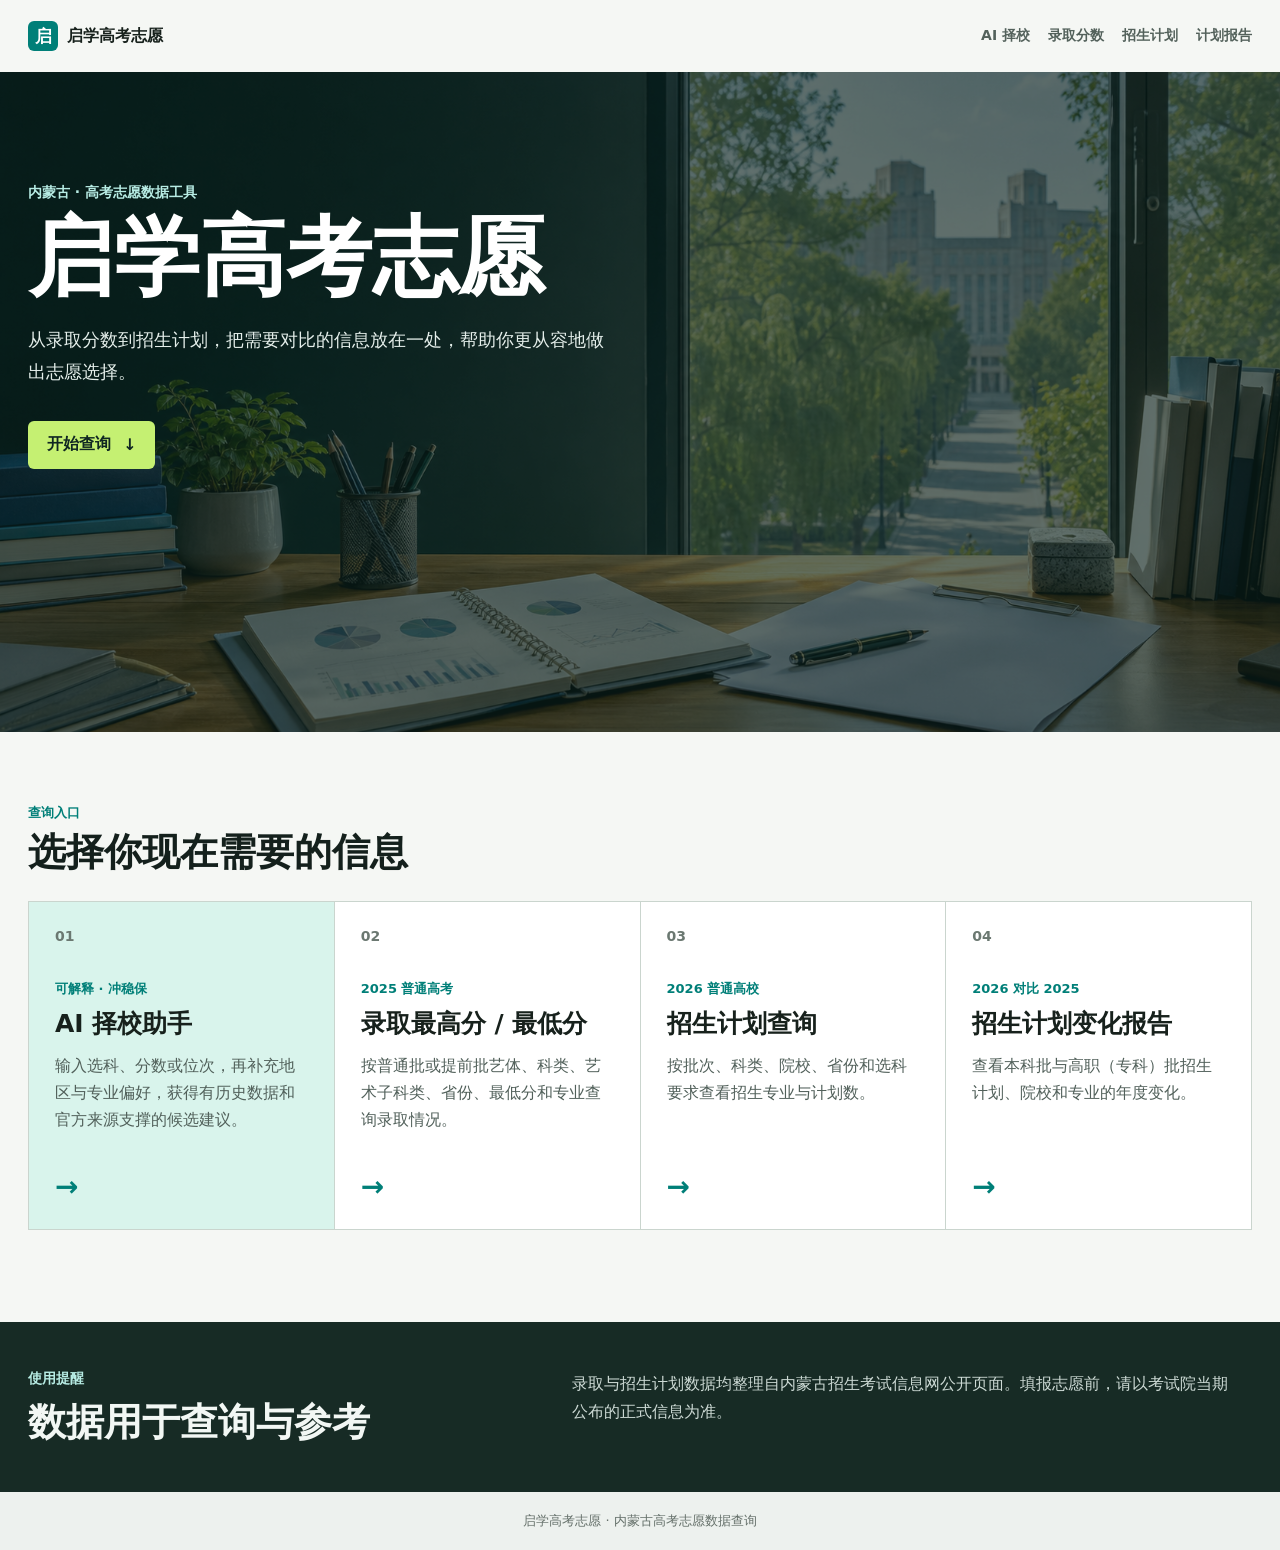
<file: index.html>
<!doctype html>
<html lang="zh-CN">
  <head>
    <meta charset="utf-8">
    <meta name="viewport" content="width=device-width, initial-scale=1">
    <link rel="icon" type="image/jpeg" href="assets/qixue-favicon.jpg">
    <link rel="apple-touch-icon" href="assets/qixue-favicon.jpg">
    <meta name="description" content="启学高考志愿：内蒙古高考志愿数据查询与招生计划参考工具。">
    <title>启学高考志愿</title>
    <link rel="stylesheet" href="assets/styles.css">
  </head>
  <body class="home-page">
    <header class="home-nav">
      <a class="brand" href="index.html" aria-label="启学高考志愿首页">
        <span class="brand-mark">启</span>
        <span>启学高考志愿</span>
      </a>
      <nav aria-label="主导航">
        <a href="agent.html">AI 择校</a>
        <a href="admission-scores-2025.html">录取分数</a>
        <a href="plans-2026.html">招生计划</a>
        <a href="plan-comparison-report.html">计划报告</a>
      </nav>
    </header>

    <main>
      <section class="home-hero" aria-labelledby="hero-title">
        <img src="assets/qixue-hero.png" alt="书桌与校园景观">
        <div class="home-hero-overlay"></div>
        <div class="home-hero-content">
          <p class="home-kicker">内蒙古 · 高考志愿数据工具</p>
          <h1 id="hero-title">启学高考志愿</h1>
          <p class="home-lead">从录取分数到招生计划，把需要对比的信息放在一处，帮助你更从容地做出志愿选择。</p>
          <a class="hero-action" href="#tools">开始查询 <span aria-hidden="true">↓</span></a>
        </div>
      </section>

      <section id="tools" class="tool-section" aria-labelledby="tool-title">
        <div class="section-heading">
          <p>查询入口</p>
          <h2 id="tool-title">选择你现在需要的信息</h2>
        </div>
        <div class="tool-grid">
          <a class="tool-card tool-card-primary" href="agent.html">
            <span class="tool-index">01</span>
            <div>
              <p class="tool-meta">可解释 · 冲稳保</p>
              <h3>AI 择校助手</h3>
              <p>输入选科、分数或位次，再补充地区与专业偏好，获得有历史数据和官方来源支撑的候选建议。</p>
            </div>
            <span class="tool-arrow" aria-hidden="true">→</span>
          </a>
          <a class="tool-card" href="admission-scores-2025.html">
            <span class="tool-index">02</span>
            <div>
              <p class="tool-meta">2025 普通高考</p>
              <h3>录取最高分 / 最低分</h3>
              <p>按普通批或提前批艺体、科类、艺术子科类、省份、最低分和专业查询录取情况。</p>
            </div>
            <span class="tool-arrow" aria-hidden="true">→</span>
          </a>
          <a class="tool-card" href="plans-2026.html">
            <span class="tool-index">03</span>
            <div>
              <p class="tool-meta">2026 普通高校</p>
              <h3>招生计划查询</h3>
              <p>按批次、科类、院校、省份和选科要求查看招生专业与计划数。</p>
            </div>
            <span class="tool-arrow" aria-hidden="true">→</span>
          </a>
          <a class="tool-card" href="plan-comparison-report.html">
            <span class="tool-index">04</span>
            <div>
              <p class="tool-meta">2026 对比 2025</p>
              <h3>招生计划变化报告</h3>
              <p>查看本科批与高职（专科）批招生计划、院校和专业的年度变化。</p>
            </div>
            <span class="tool-arrow" aria-hidden="true">→</span>
          </a>
        </div>
      </section>

      <section class="home-note">
        <div>
          <p class="home-kicker">使用提醒</p>
          <h2>数据用于查询与参考</h2>
        </div>
        <p>录取与招生计划数据均整理自内蒙古招生考试信息网公开页面。填报志愿前，请以考试院当期公布的正式信息为准。</p>
      </section>
    </main>

    <footer class="site-footer">启学高考志愿 · 内蒙古高考志愿数据查询</footer>
  </body>
</html>
</file>
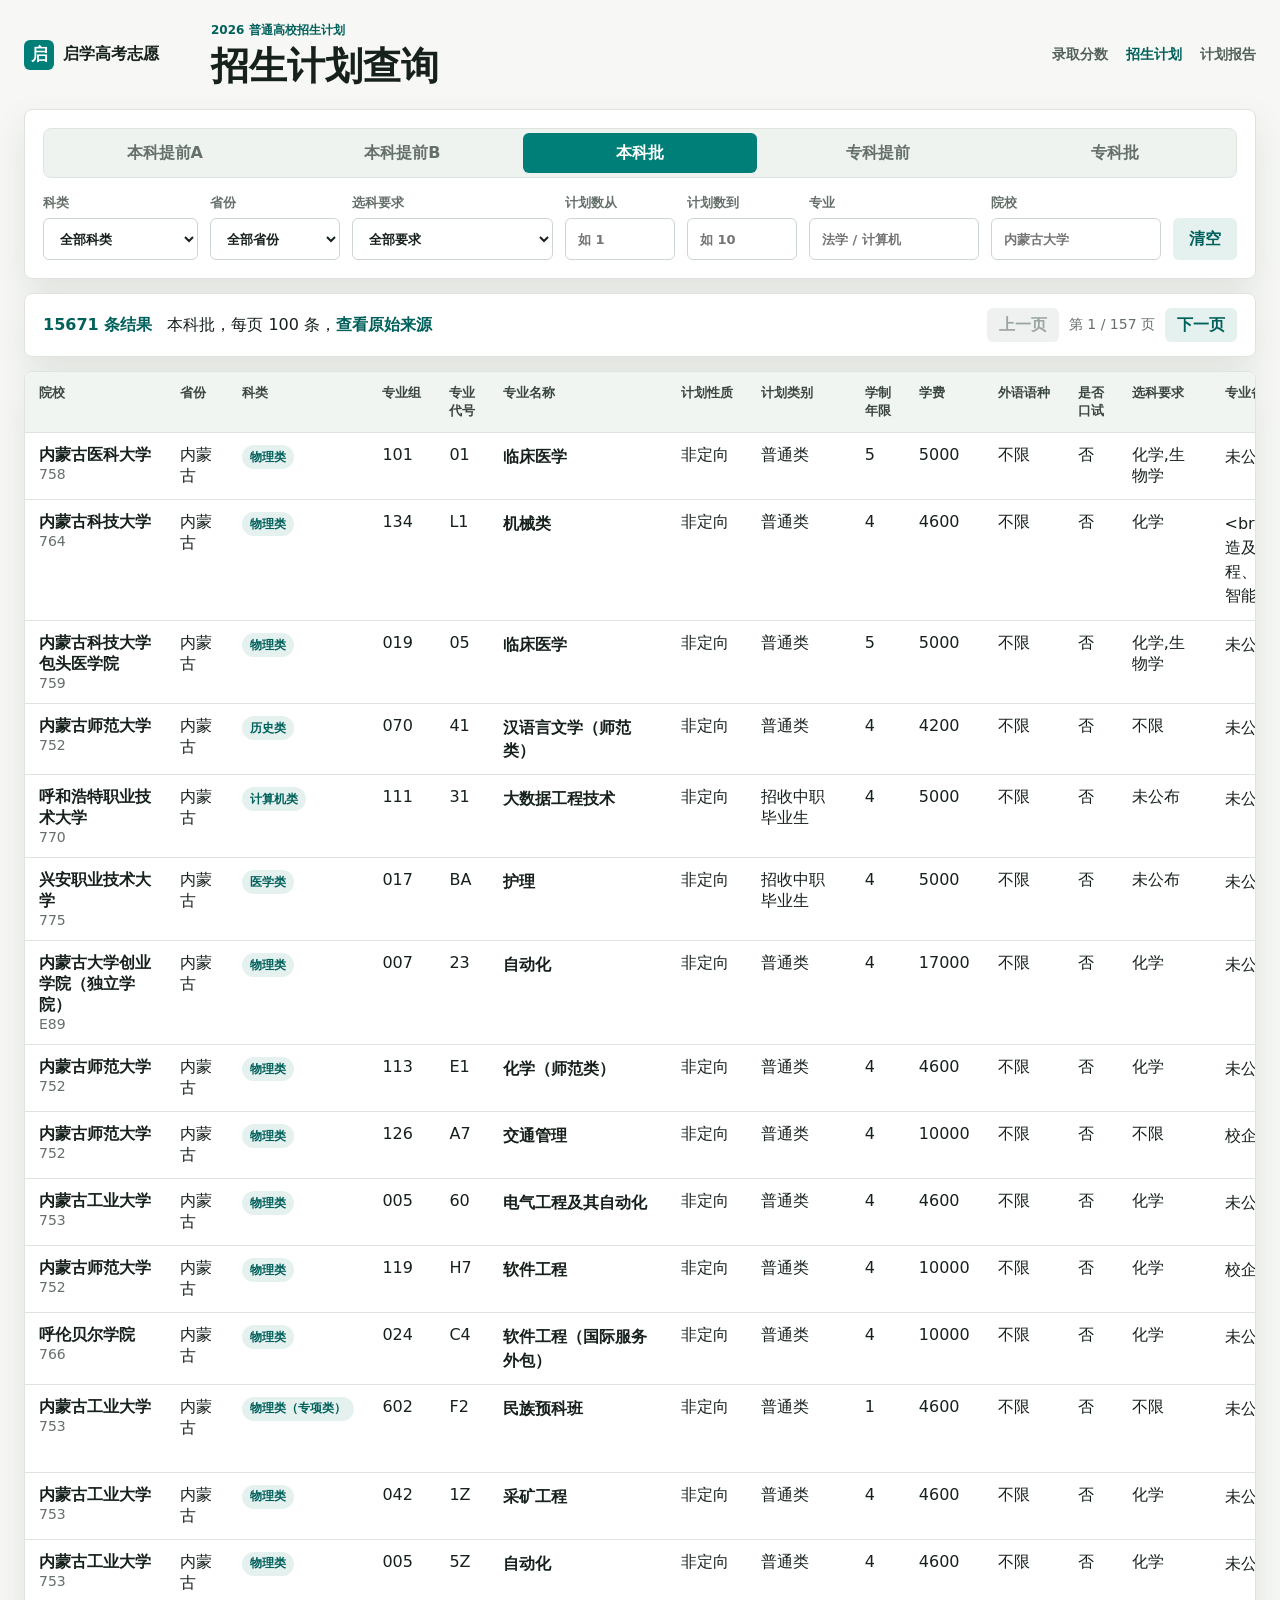
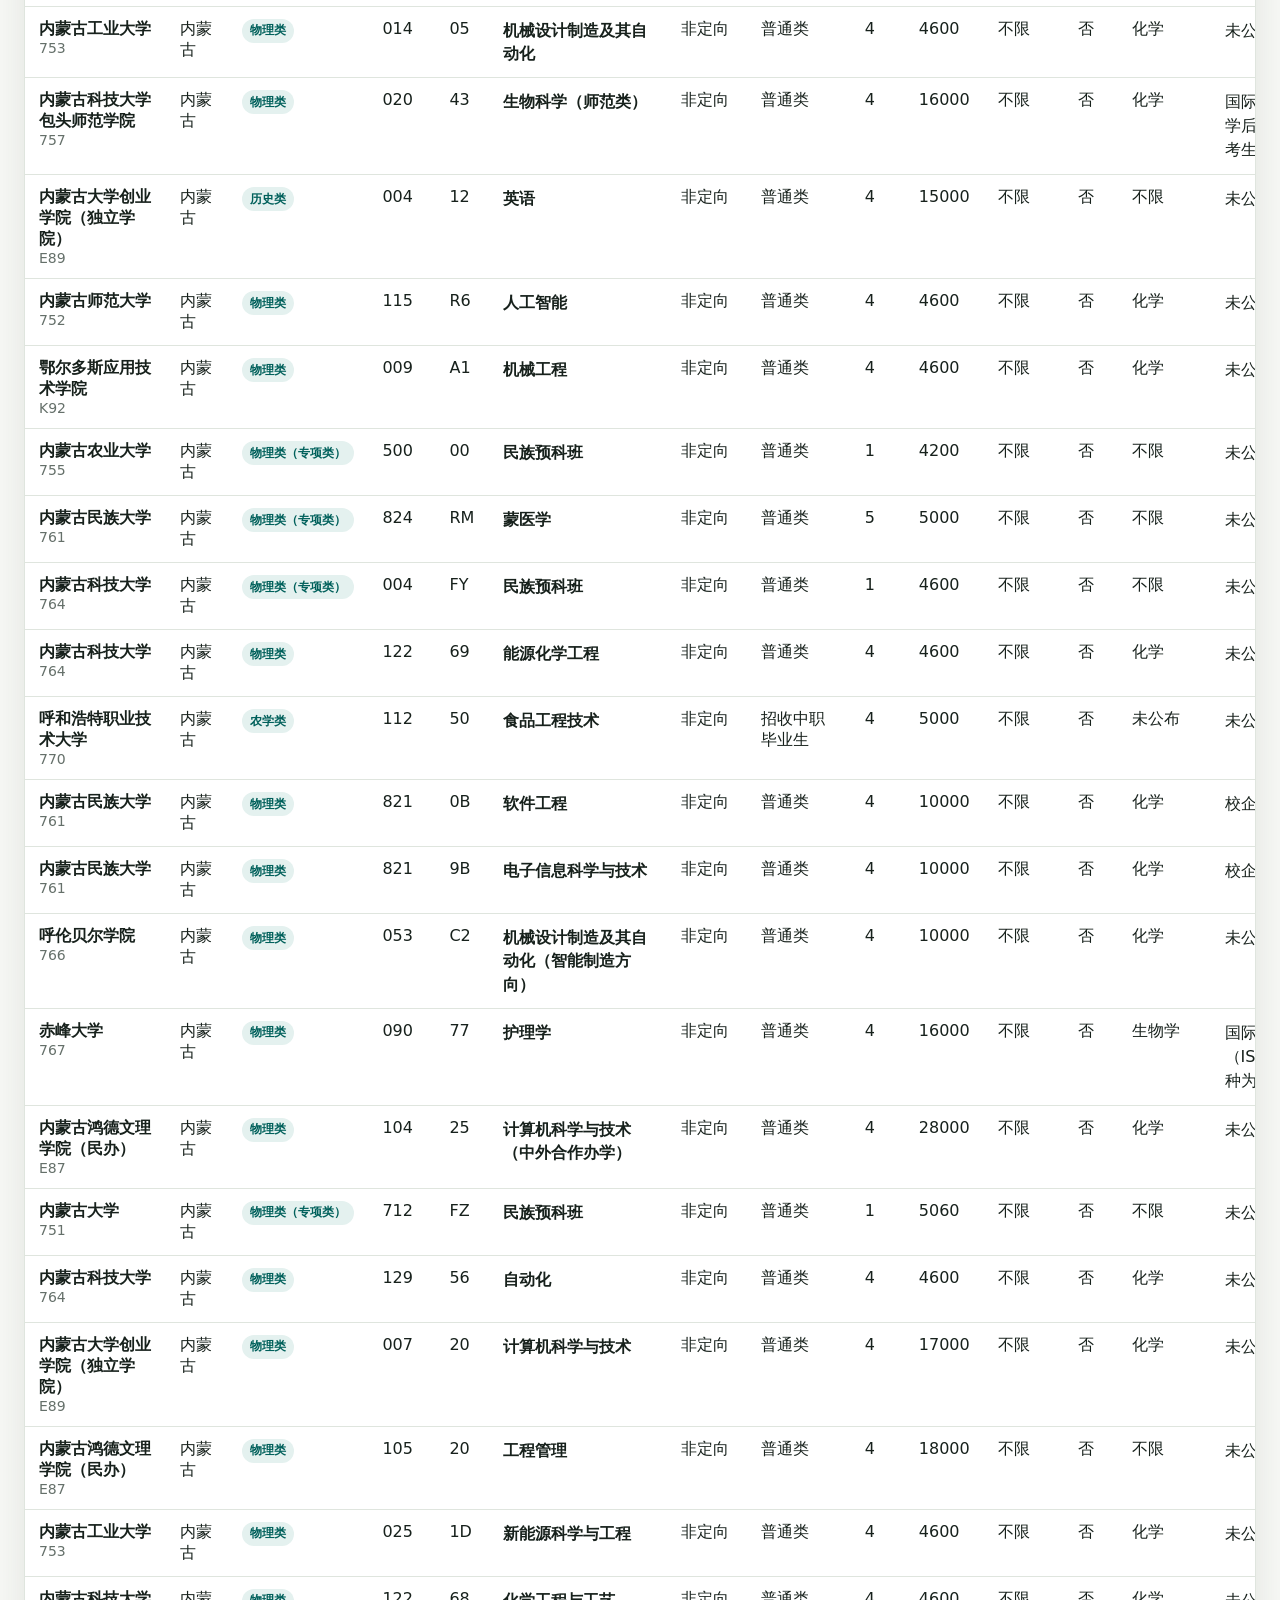
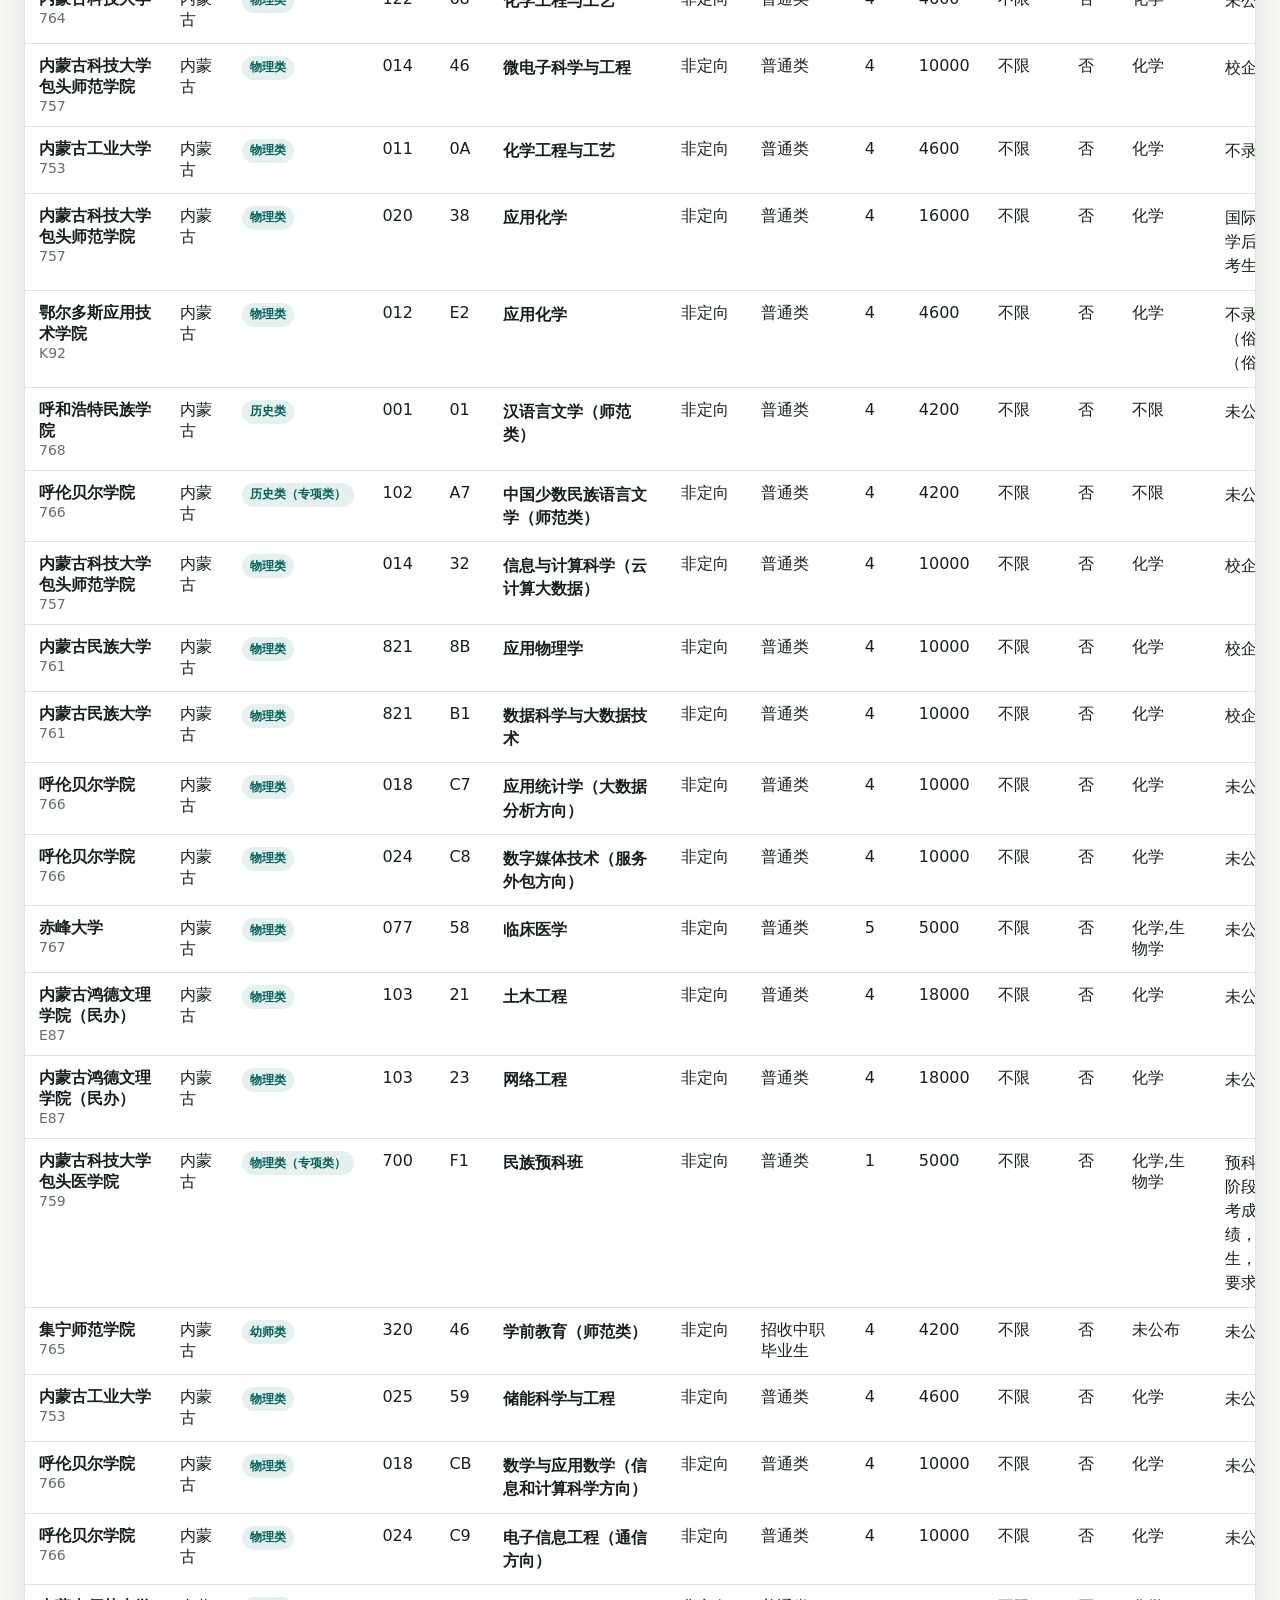
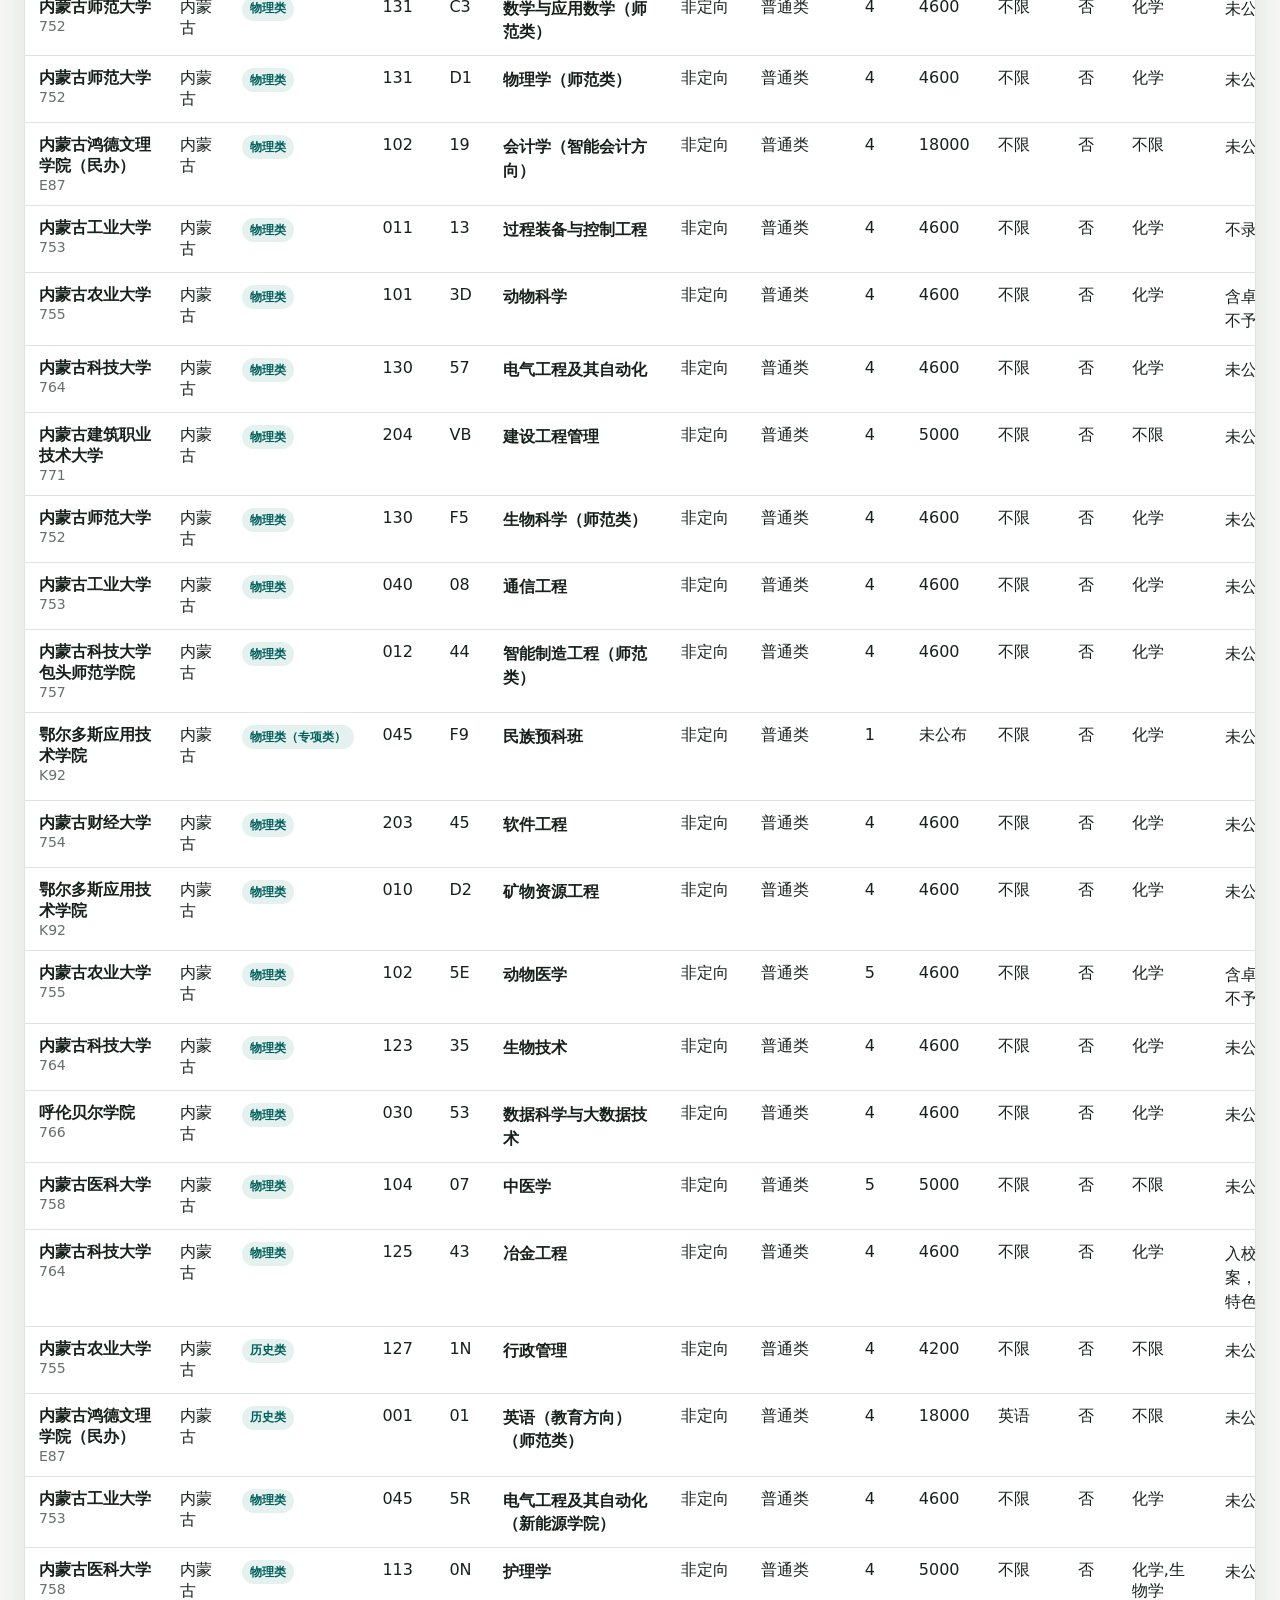
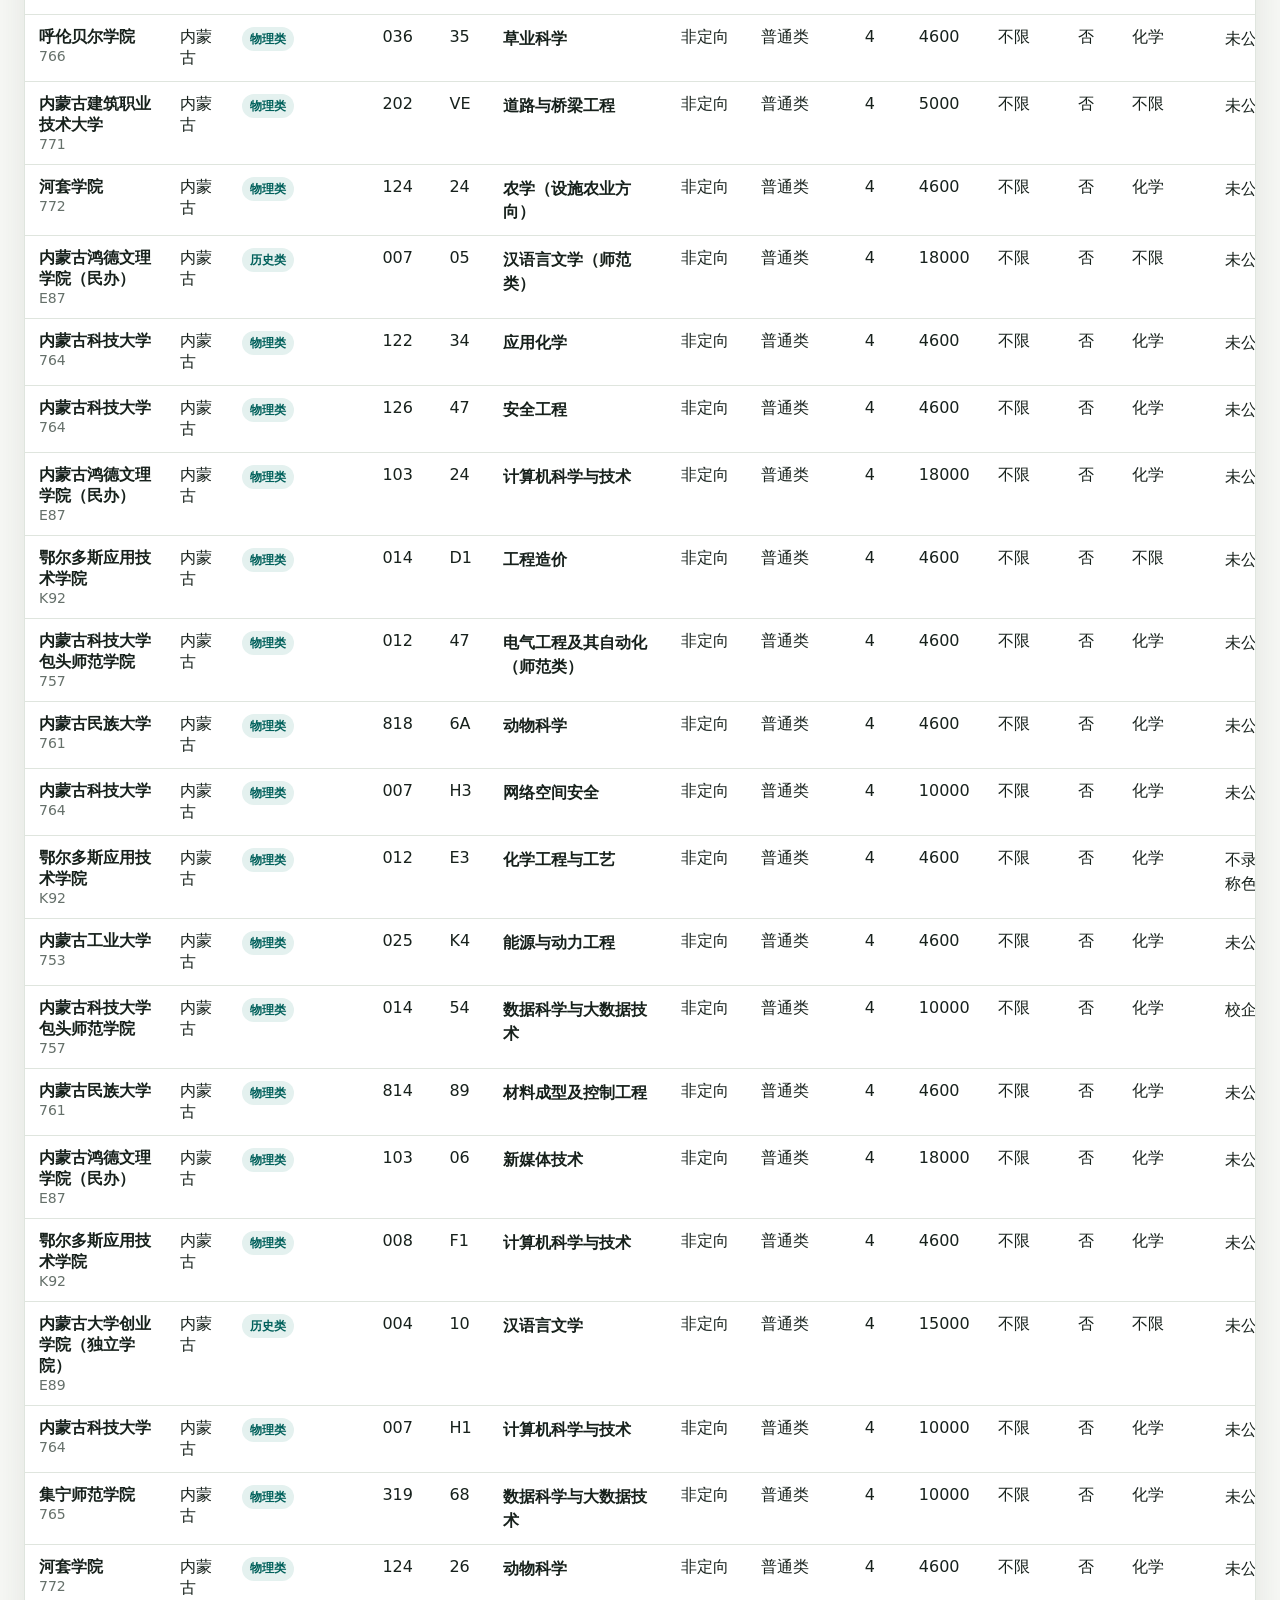
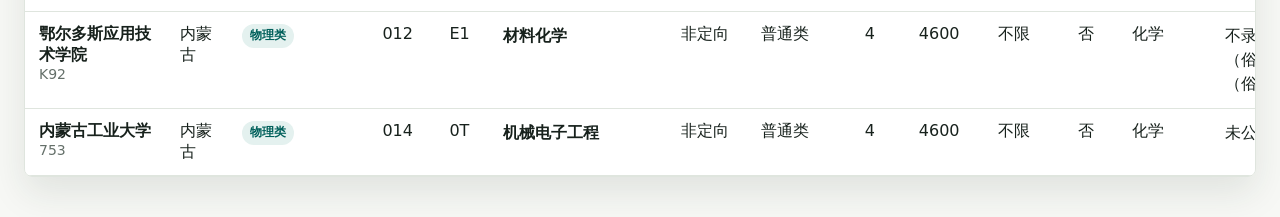
<file: plans-2026.html>
<!doctype html>
<html lang="zh-CN">
  <head>
    <meta charset="utf-8">
    <meta name="viewport" content="width=device-width, initial-scale=1">
    <link rel="icon" type="image/jpeg" href="assets/qixue-favicon.jpg">
    <link rel="apple-touch-icon" href="assets/qixue-favicon.jpg">
    <title>2026 内蒙古高考招生计划查询</title>
    <link rel="stylesheet" href="assets/styles.css">
  </head>
  <body>
    <header class="app-header app-header-with-nav">
      <a class="brand" href="index.html" aria-label="返回启学高考志愿首页"><span class="brand-mark">启</span><span>启学高考志愿</span></a>
      <div class="app-heading">
        <p class="eyebrow">2026 普通高校招生计划</p>
        <h1>招生计划查询</h1>
      </div>
      <nav class="page-nav" aria-label="页面导航">
        <a href="admission-scores-2025.html">录取分数</a>
        <a class="active" href="plans-2026.html">招生计划</a>
        <a href="plan-comparison-report.html">计划报告</a>
      </nav>
    </header>

    <main class="layout">
      <section class="toolbar" aria-label="查询条件">
        <div class="batch-switch plan-batch-switch" role="tablist" aria-label="批次">
          <button class="batch-button" type="button" data-batch="earlyA" role="tab" aria-selected="false">本科提前A</button>
          <button class="batch-button" type="button" data-batch="earlyB" role="tab" aria-selected="false">本科提前B</button>
          <button class="batch-button active" type="button" data-batch="undergraduate" role="tab" aria-selected="true">本科批</button>
          <button class="batch-button" type="button" data-batch="vocationalEarly" role="tab" aria-selected="false">专科提前</button>
          <button class="batch-button" type="button" data-batch="vocational" role="tab" aria-selected="false">专科批</button>
        </div>

        <div class="filters plan-filters">
          <label>
            <span>科类</span>
            <select id="categoryFilter">
              <option value="">全部科类</option>
            </select>
          </label>
          <label>
            <span>省份</span>
            <select id="provinceFilter">
              <option value="">全部省份</option>
            </select>
          </label>
          <label>
            <span>选科要求</span>
            <select id="requirementFilter">
              <option value="">全部要求</option>
            </select>
          </label>
          <label>
            <span>计划数从</span>
            <input id="minPlan" type="number" inputmode="numeric" min="0" placeholder="如 1">
          </label>
          <label>
            <span>计划数到</span>
            <input id="maxPlan" type="number" inputmode="numeric" min="0" placeholder="如 10">
          </label>
          <label>
            <span>专业</span>
            <input id="majorQuery" type="search" placeholder="法学 / 计算机">
          </label>
          <label>
            <span>院校</span>
            <input id="schoolQuery" type="search" placeholder="内蒙古大学">
          </label>
          <button id="resetFilters" class="secondary-button" type="button">清空</button>
        </div>
      </section>

      <section class="summary" aria-live="polite">
        <div>
          <strong id="resultCount">加载中...</strong>
          <span id="filterSummary">正在读取本地招生计划数据</span>
        </div>
        <div class="pager" aria-label="结果分页">
          <button id="prevPage" class="pager-button" type="button">上一页</button>
          <span id="pageInfo" class="muted">第 1 页</span>
          <button id="nextPage" class="pager-button" type="button">下一页</button>
        </div>
      </section>

      <section class="table-shell" aria-label="招生计划结果">
        <table class="wide-table">
          <thead>
            <tr>
              <th><button type="button" data-sort="yxmc">院校</button></th>
              <th><button type="button" data-sort="province">省份</button></th>
              <th><button type="button" data-sort="klmc">科类</button></th>
              <th><button type="button" data-sort="jhzyzdm">专业组</button></th>
              <th><button type="button" data-sort="zydh">专业<br>代号</button></th>
              <th><button type="button" data-sort="zymc">专业名称</button></th>
              <th><button type="button" data-sort="jhxzmc">计划性质</button></th>
              <th><button type="button" data-sort="jhlbmc">计划类别</button></th>
              <th><button type="button" data-sort="xznx">学制<br>年限</button></th>
              <th><button type="button" data-sort="xf">学费</button></th>
              <th><button type="button" data-sort="wyyzmc">外语语种</button></th>
              <th><button type="button" data-sort="kycs">是否<br>口试</button></th>
              <th><button type="button" data-sort="kskmyqzw">选科要求</button></th>
              <th><button type="button" data-sort="bz">专业备注</button></th>
              <th><button type="button" data-sort="bxdd">办学地点</button></th>
              <th><button type="button" data-sort="syjh">招生<br>计划数</button></th>
            </tr>
          </thead>
          <tbody id="resultsBody">
            <tr>
              <td colspan="16" class="empty">正在加载数据...</td>
            </tr>
          </tbody>
        </table>
      </section>
    </main>

    <script src="assets/plans-2026.js"></script>
  </body>
</html>
</file>
<file: assets/styles.css>
:root {
  --bg: #f7f8f5;
  --panel: #ffffff;
  --ink: #17211c;
  --muted: #65706a;
  --line: #dfe5de;
  --teal: #007f78;
  --teal-dark: #00605b;
  --amber: #b35f00;
  --rose: #b44457;
  --shadow: 0 16px 36px rgba(31, 47, 39, 0.1);
}

* {
  box-sizing: border-box;
}

body {
  margin: 0;
  color: var(--ink);
  background: var(--bg);
  font-family: "Microsoft YaHei", "PingFang SC", "Noto Sans CJK SC", system-ui, sans-serif;
}

button,
input,
select {
  font: inherit;
}

.app-header {
  display: flex;
  align-items: flex-end;
  justify-content: space-between;
  gap: 24px;
  max-width: 1360px;
  margin: 0 auto;
  padding: 32px 24px 20px;
}

.eyebrow {
  margin: 0 0 8px;
  color: var(--teal-dark);
  font-size: 14px;
  font-weight: 700;
}

h1 {
  margin: 0;
  font-size: clamp(26px, 3vw, 40px);
  line-height: 1.12;
  letter-spacing: 0;
}

.source-note,
.muted {
  color: var(--muted);
  font-size: 14px;
}

.site-nav {
  display: grid;
  justify-items: end;
  gap: 8px;
  text-align: right;
}

.nav-link,
.source-note a,
.summary a {
  color: var(--teal-dark);
  font-weight: 800;
  text-decoration: none;
}

.nav-link:hover,
.source-note a:hover,
.summary a:hover {
  text-decoration: underline;
}

.layout {
  max-width: 1360px;
  margin: 0 auto 40px;
  padding: 0 24px;
}

.toolbar,
.summary,
.table-shell {
  background: var(--panel);
  border: 1px solid var(--line);
  border-radius: 8px;
  box-shadow: var(--shadow);
}

.toolbar {
  padding: 18px;
}

.batch-switch,
.subject-switch {
  display: inline-grid;
  gap: 4px;
  min-width: 240px;
  padding: 4px;
  border: 1px solid var(--line);
  border-radius: 8px;
  background: #eef3ef;
}

.batch-switch {
  grid-template-columns: 1fr 1.25fr;
  margin-right: 10px;
}

.admission-batch-switch {
  grid-template-columns: repeat(4, minmax(120px, 1fr));
}

.plan-batch-switch {
  display: grid;
  grid-template-columns: repeat(5, minmax(112px, 1fr));
  width: 100%;
  margin-right: 0;
}

.subject-switch {
  grid-template-columns: 1fr 1fr;
}

.batch-button,
.subject-button,
.secondary-button,
.detail-button {
  border: 0;
  border-radius: 6px;
  cursor: pointer;
  transition: background 0.16s ease, color 0.16s ease, transform 0.16s ease;
}

.batch-button,
.subject-button {
  min-height: 40px;
  padding: 0 18px;
  color: var(--muted);
  background: transparent;
  font-weight: 700;
}

.batch-button.active,
.subject-button.active {
  color: #fff;
  background: var(--teal);
}

.filters {
  display: grid;
  grid-template-columns: minmax(150px, 1.2fr) minmax(150px, 1fr) repeat(2, minmax(120px, 0.8fr)) repeat(2, minmax(170px, 1fr)) auto;
  gap: 12px;
  margin-top: 16px;
  align-items: end;
}

.plan-filters {
  grid-template-columns: minmax(140px, 1fr) minmax(130px, 0.8fr) minmax(180px, 1.3fr) repeat(2, minmax(110px, 0.7fr)) repeat(2, minmax(170px, 1fr)) auto;
}

label {
  display: grid;
  gap: 6px;
  min-width: 0;
  color: var(--muted);
  font-size: 13px;
  font-weight: 700;
}

select,
input {
  width: 100%;
  min-height: 42px;
  border: 1px solid #ccd6cf;
  border-radius: 6px;
  padding: 0 12px;
  color: var(--ink);
  background: #fff;
  outline: none;
}

select:focus,
input:focus {
  border-color: var(--teal);
  box-shadow: 0 0 0 3px rgba(0, 127, 120, 0.14);
}

.secondary-button {
  min-height: 42px;
  padding: 0 16px;
  color: var(--teal-dark);
  background: #e4f1ef;
  font-weight: 700;
  white-space: nowrap;
}

.secondary-button:hover,
.detail-button:hover {
  transform: translateY(-1px);
}

.summary {
  display: flex;
  align-items: center;
  justify-content: space-between;
  gap: 20px;
  margin: 14px 0;
  padding: 14px 18px;
}

#resultCount {
  margin-right: 10px;
  color: var(--teal-dark);
}

.table-shell {
  overflow-x: auto;
}

.pager {
  display: inline-flex;
  align-items: center;
  gap: 10px;
  white-space: nowrap;
}

.pager-button {
  min-height: 34px;
  border: 0;
  border-radius: 6px;
  padding: 0 12px;
  color: var(--teal-dark);
  background: #e4f1ef;
  cursor: pointer;
  font-weight: 800;
}

.pager-button:disabled {
  color: #9ca6a0;
  cursor: not-allowed;
  background: #eef1ef;
}

table {
  width: 100%;
  min-width: 1120px;
  border-collapse: collapse;
}

.wide-table {
  min-width: 1880px;
}

th,
td {
  border-bottom: 1px solid var(--line);
  padding: 12px 14px;
  text-align: left;
  vertical-align: top;
}

th {
  position: sticky;
  top: 0;
  z-index: 1;
  background: #f0f5f2;
  color: #3c4741;
  font-size: 13px;
  white-space: nowrap;
}

th button {
  width: 100%;
  border: 0;
  padding: 0;
  color: inherit;
  background: transparent;
  cursor: pointer;
  font-weight: 800;
  text-align: left;
}

tbody tr:hover {
  background: #f8fbfa;
}

.school {
  font-weight: 800;
}

.cell-strong {
  font-weight: 800;
  line-height: 1.45;
}

.nowrap {
  white-space: nowrap;
}

.remarks {
  min-width: 180px;
  max-width: 320px;
  line-height: 1.5;
}

.tag {
  display: inline-flex;
  align-items: center;
  min-height: 24px;
  padding: 2px 8px;
  border-radius: 999px;
  color: var(--teal-dark);
  background: #e4f1ef;
  font-size: 12px;
  font-weight: 800;
  white-space: nowrap;
}

.tag-subject {
  color: #7c3f00;
  background: #fff1d8;
}

.score {
  font-variant-numeric: tabular-nums;
  font-weight: 800;
}

.detail-button {
  min-height: 32px;
  padding: 0 10px;
  color: #fff;
  background: var(--rose);
  white-space: nowrap;
}

.details-row td {
  background: #fffaf2;
  padding: 0;
}

.details {
  padding: 14px;
}

.details-title {
  display: flex;
  justify-content: space-between;
  gap: 12px;
  margin-bottom: 10px;
  color: var(--amber);
  font-weight: 800;
}

.major-grid {
  display: grid;
  grid-template-columns: repeat(auto-fit, minmax(260px, 1fr));
  gap: 10px;
}

.major-item {
  border: 1px solid #f0d7b7;
  border-radius: 8px;
  padding: 10px;
  background: #fff;
}

.major-name {
  margin-bottom: 8px;
  font-weight: 800;
  line-height: 1.45;
}

.major-meta {
  display: flex;
  flex-wrap: wrap;
  gap: 8px 12px;
  color: var(--muted);
  font-size: 13px;
}

mark {
  border-radius: 4px;
  padding: 0 2px;
  color: #601a26;
  background: #ffd7df;
}

.empty {
  padding: 42px 16px;
  color: var(--muted);
  text-align: center;
}

@media (max-width: 920px) {
  .app-header,
  .summary {
    align-items: flex-start;
    flex-direction: column;
  }

  .site-nav {
    justify-items: start;
    text-align: left;
  }

  .filters {
    grid-template-columns: repeat(2, minmax(0, 1fr));
  }

  .plan-batch-switch {
    grid-template-columns: repeat(2, minmax(0, 1fr));
  }

  .secondary-button {
    width: 100%;
  }
}

@media (max-width: 560px) {
  .app-header,
  .layout {
    padding-left: 14px;
    padding-right: 14px;
  }

  .filters {
    grid-template-columns: 1fr;
  }

  .subject-switch {
    width: 100%;
    min-width: 0;
  }

  .batch-switch {
    width: 100%;
    min-width: 0;
    margin: 0 0 10px;
  }
}

/* Shared product navigation and start page */
.brand {
  display: inline-flex;
  align-items: center;
  gap: 9px;
  color: #17211c;
  font-size: 16px;
  font-weight: 900;
  text-decoration: none;
  white-space: nowrap;
}

.brand-mark {
  display: grid;
  width: 30px;
  height: 30px;
  place-items: center;
  border-radius: 6px;
  color: #fff;
  background: #007f78;
  font-size: 17px;
  line-height: 1;
}

.app-header-with-nav {
  align-items: center;
  max-width: 1440px;
  padding-top: 22px;
  padding-bottom: 22px;
}

.app-heading {
  flex: 1;
  min-width: 0;
  margin-left: 28px;
}

.app-heading .eyebrow {
  margin-bottom: 5px;
  font-size: 12px;
}

.page-nav,
.home-nav nav {
  display: flex;
  align-items: center;
  gap: 18px;
}

.page-nav a,
.home-nav nav a {
  color: #53615b;
  font-size: 14px;
  font-weight: 800;
  text-decoration: none;
  white-space: nowrap;
}

.page-nav a:hover,
.page-nav a.active,
.home-nav nav a:hover {
  color: var(--teal-dark);
}

.home-page {
  color: #14201c;
  background: #f5f7f4;
}

.home-nav {
  display: flex;
  align-items: center;
  justify-content: space-between;
  max-width: 1440px;
  min-height: 72px;
  margin: 0 auto;
  padding: 0 28px;
}

.home-hero {
  position: relative;
  isolation: isolate;
  min-height: min(660px, calc(100vh - 72px));
  overflow: hidden;
  color: #fff;
  background: #102722;
}

.home-hero > img,
.home-hero-overlay {
  position: absolute;
  inset: 0;
  width: 100%;
  height: 100%;
}

.home-hero > img {
  object-fit: cover;
  object-position: center;
}

.home-hero-overlay {
  z-index: 1;
  background: #0a211d;
  opacity: 0.64;
}

.home-hero-content {
  position: relative;
  z-index: 2;
  max-width: 1440px;
  margin: 0 auto;
  padding: 112px 28px 88px;
}

.home-kicker {
  margin: 0 0 12px;
  color: #b7ece4;
  font-size: 14px;
  font-weight: 800;
  letter-spacing: 0;
}

.home-hero h1 {
  max-width: 760px;
  font-size: clamp(48px, 7vw, 86px);
  line-height: 1.02;
}

.home-lead {
  max-width: 580px;
  margin: 22px 0 32px;
  color: #e5efeb;
  font-size: 18px;
  line-height: 1.8;
}

.hero-action {
  display: inline-flex;
  align-items: center;
  gap: 12px;
  min-height: 48px;
  padding: 0 19px;
  border-radius: 6px;
  color: #102722;
  background: #c5f072;
  font-weight: 900;
  text-decoration: none;
}

.tool-section {
  max-width: 1440px;
  margin: 0 auto;
  padding: 72px 28px 92px;
}

.section-heading {
  display: grid;
  gap: 8px;
  margin-bottom: 26px;
}

.section-heading p,
.tool-meta {
  margin: 0;
  color: #007f78;
  font-size: 13px;
  font-weight: 900;
}

.section-heading h2,
.home-note h2 {
  margin: 0;
  font-size: clamp(26px, 3vw, 38px);
  line-height: 1.18;
}

.tool-grid {
  display: grid;
  grid-template-columns: repeat(4, minmax(0, 1fr));
  border-top: 1px solid #cad5ce;
  border-left: 1px solid #cad5ce;
}

.tool-card {
  position: relative;
  display: grid;
  grid-template-rows: auto 1fr auto;
  gap: 36px;
  min-height: 320px;
  padding: 26px;
  border-right: 1px solid #cad5ce;
  border-bottom: 1px solid #cad5ce;
  color: #17211c;
  background: #fff;
  text-decoration: none;
  transition: background 0.18s ease, transform 0.18s ease;
}

.tool-card:hover {
  background: #eaf5f1;
  transform: translateY(-3px);
}

.tool-card-primary {
  background: #d9f4ec;
}

.tool-index {
  color: #6b7871;
  font-size: 14px;
  font-weight: 900;
}

.tool-card h3 {
  margin: 10px 0 13px;
  font-size: 25px;
  line-height: 1.25;
}

.tool-card p:not(.tool-meta) {
  margin: 0;
  color: #51605a;
  line-height: 1.7;
}

.tool-arrow {
  color: #007f78;
  font-size: 28px;
  font-weight: 900;
}

.home-note {
  display: grid;
  grid-template-columns: minmax(250px, 0.85fr) minmax(300px, 1.15fr);
  gap: 42px;
  padding: 48px max(28px, calc((100vw - 1384px) / 2));
  color: #f2f7f4;
  background: #172b25;
}

.home-note p:not(.home-kicker) {
  max-width: 660px;
  margin: 0;
  color: #cddad5;
  font-size: 16px;
  line-height: 1.8;
}

.site-footer {
  padding: 20px 28px;
  color: #65706a;
  background: #edf1ee;
  font-size: 13px;
  text-align: center;
}

@media (max-width: 920px) {
  .app-header-with-nav {
    align-items: flex-start;
  }

  .app-heading {
    margin-left: 0;
  }

  .page-nav {
    flex-wrap: wrap;
  }

  .tool-grid {
    grid-template-columns: 1fr;
  }

  .tool-card {
    min-height: 220px;
  }

  .home-note {
    grid-template-columns: 1fr;
    gap: 18px;
  }
}

@media (max-width: 640px) {
  .home-nav {
    min-height: auto;
    align-items: flex-start;
    flex-direction: column;
    gap: 13px;
    padding: 18px 16px;
  }

  .home-nav nav {
    width: 100%;
    justify-content: space-between;
    gap: 10px;
  }

  .home-nav nav a {
    font-size: 13px;
  }

  .home-hero {
    min-height: 600px;
  }

  .home-hero-content,
  .tool-section {
    padding-left: 16px;
    padding-right: 16px;
  }

  .home-hero-content {
    padding-top: 220px;
    padding-bottom: 54px;
  }

  .home-hero h1 {
    font-size: 46px;
  }

  .home-lead {
    font-size: 16px;
  }

  .home-note {
    padding: 36px 16px;
  }
}
</file>
